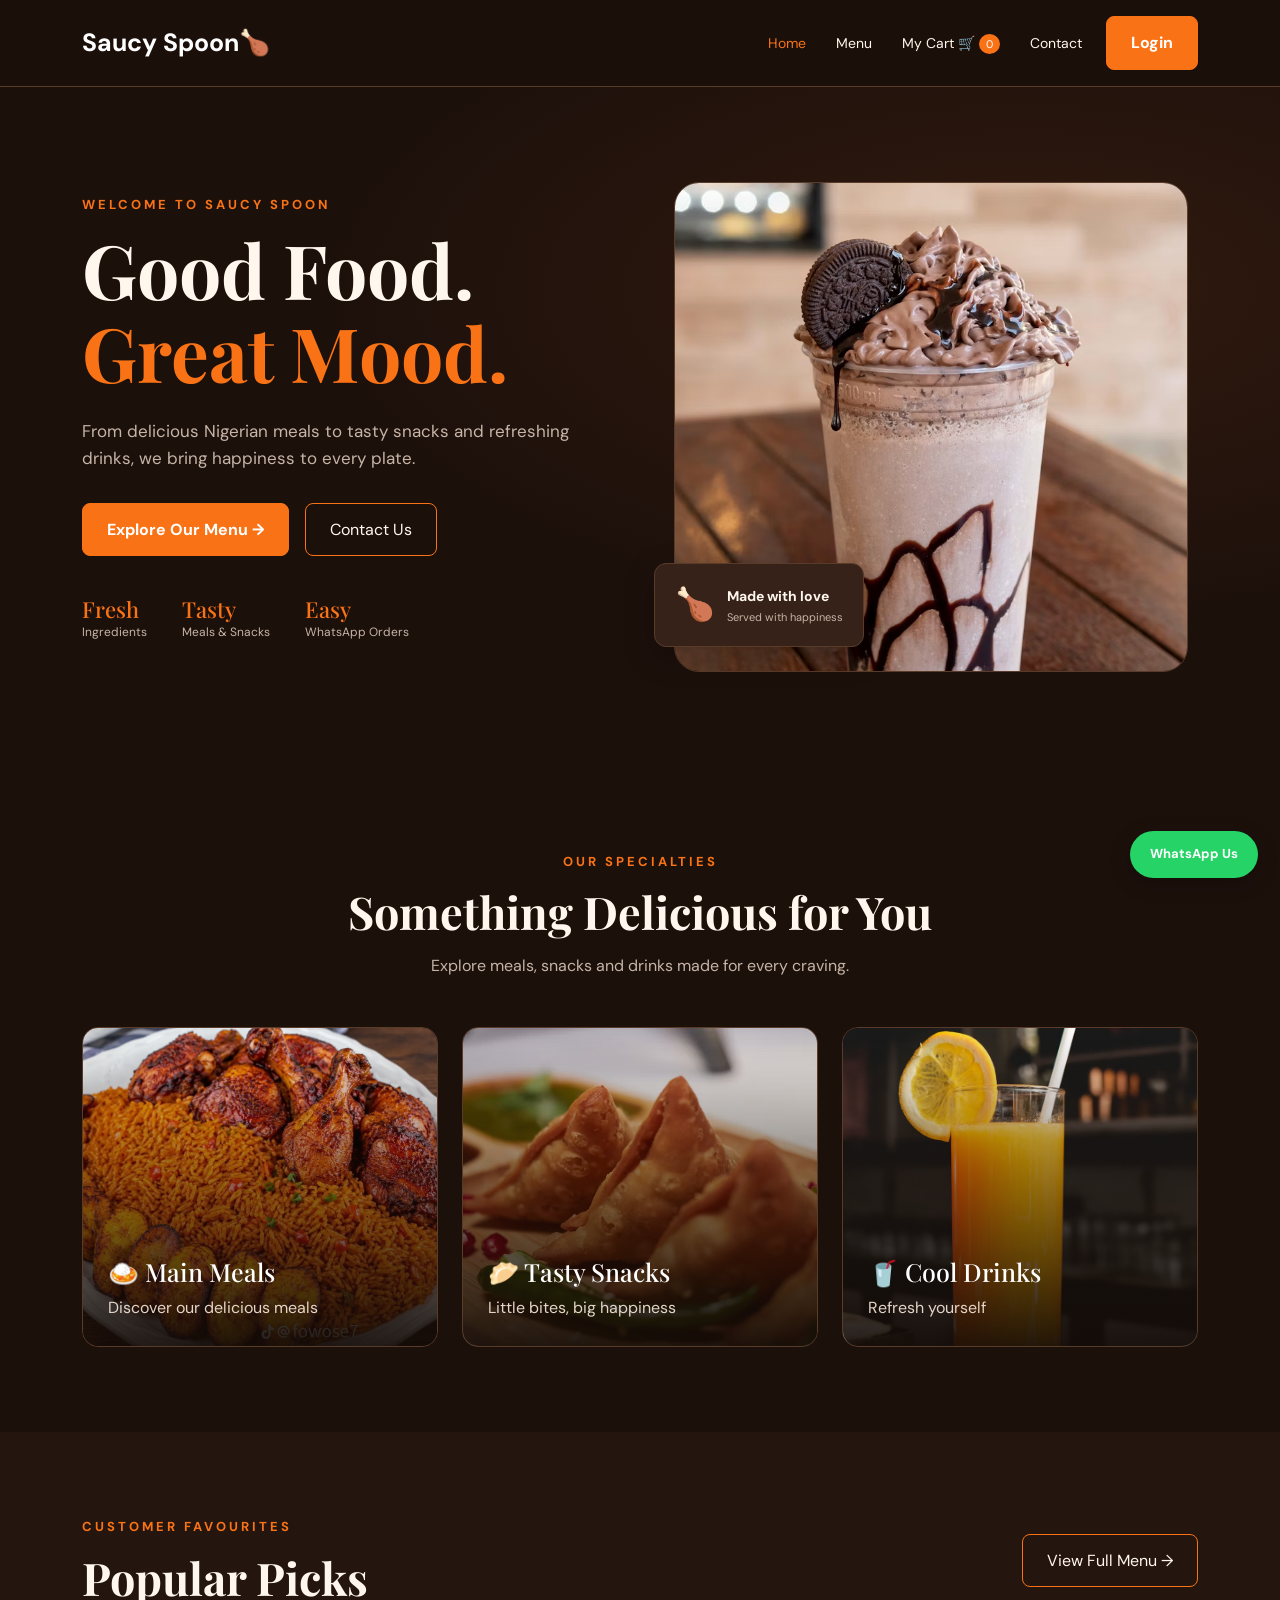
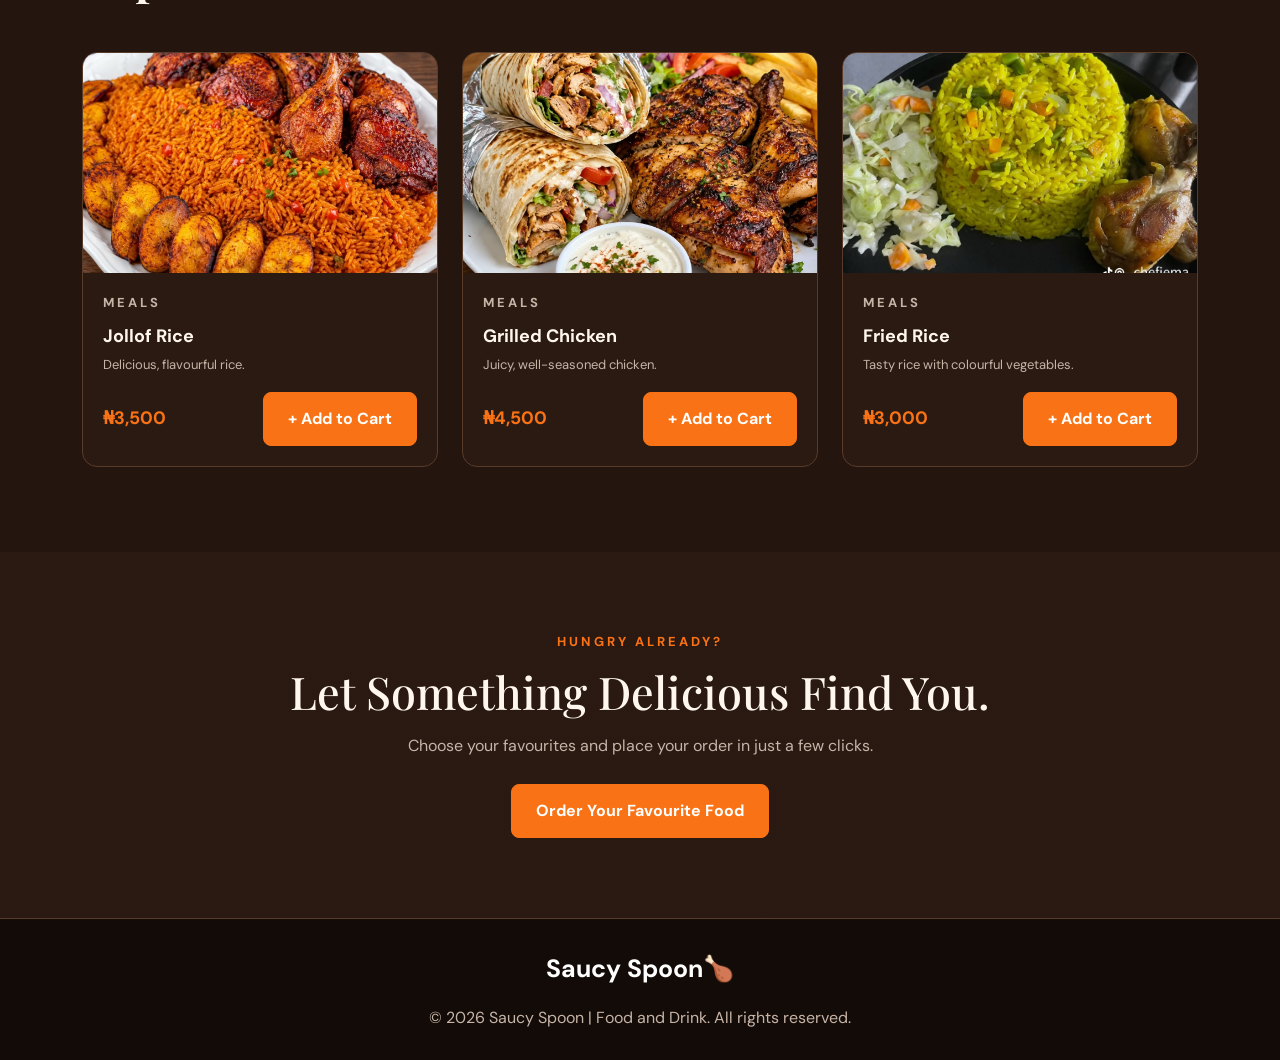
<file: index.html>
<!DOCTYPE html>
<html lang="en">
<head>
    <meta charset="UTF-8">
    <meta name="viewport" content="width=device-width, initial-scale=1.0">

    <title>Saucy Spoon | Food and Drink</title>

    <link href="https://cdn.jsdelivr.net/npm/bootstrap@5.3.3/dist/css/bootstrap.min.css" rel="stylesheet">

    <link rel="stylesheet" href="style.css">
    <link rel="stylesheet" href="home.css">
</head>

<body>

    <nav class="navbar navbar-expand-lg site-navbar">
        <div class="container">

            <a class="navbar-brand brand" href="index.html">
                Saucy Spoon<span>🍗</span>
            </a>

            <button class="navbar-toggler bg-light" type="button"
                data-bs-toggle="collapse" data-bs-target="#mainNav">
                <span class="navbar-toggler-icon"></span>
            </button>

            <div class="collapse navbar-collapse" id="mainNav">

                <div class="navbar-nav ms-auto align-items-lg-center">
                    <a class="nav-link active" href="index.html">Home</a>
                    <a class="nav-link" href="menu.html">Menu</a>

                    <a class="nav-link" href="cart.html">
                        My Cart 🛒
                        <span id="cartCount" class="cart-badge">0</span>
                    </a>

                    <a class="nav-link" href="contact.html">Contact</a>

                    <a href="login.html" class="juwie-btn ms-lg-3">
                        Login
                    </a>
                </div>

            </div>
        </div>
    </nav>


    <section class="home-hero">
        <div class="container">

            <div class="row align-items-center g-5">

                <div class="col-lg-6 hero-text">

                    <p class="section-label">WELCOME TO SAUCY SPOON</p>

                    <h1>
                        Good Food.<br>
                        <span>Great Mood.</span>
                    </h1>

                    <p class="hero-description">
                        From delicious Nigerian meals to tasty snacks
                        and refreshing drinks, we bring happiness to
                        every plate.
                    </p>

                    <div class="d-flex flex-wrap gap-3">
                        <a href="menu.html" class="juwie-btn">
                            Explore Our Menu →
                        </a>

                        <a href="contact.html" class="outline-btn">
                            Contact Us
                        </a>
                    </div>

                    <div class="hero-stats">
                        <div>
                            <h3>Fresh</h3>
                            <p>Ingredients</p>
                        </div>

                        <div>
                            <h3>Tasty</h3>
                            <p>Meals & Snacks</p>
                        </div>

                        <div>
                            <h3>Easy</h3>
                            <p>WhatsApp Orders</p>
                        </div>
                    </div>

                </div>

                <div class="col-lg-6">
                    <div class="hero-image-wrapper">

                        <img
                            src="images/milkshake.avif"
                            alt="Fresh and delicious food"
                            class="home-hero-image"
                        >

                        <div class="floating-card">
                            <span>🍗</span>
                            <div>
                                <strong>Made with love</strong>
                                <p>Served with happiness</p>
                            </div>
                        </div>

                    </div>
                </div>

            </div>

        </div>
    </section>


    <section class="section-padding">
        <div class="container">

            <div class="text-center mb-5">
                <p class="section-label">OUR SPECIALTIES</p>
                <h2 class="section-title">Something Delicious for You</h2>
                <p class="section-description">
                    Explore meals, snacks and drinks made for every craving.
                </p>
            </div>

            <div class="row g-4">

                <div class="col-md-4">
                    <a href="menu.html#meals" class="category-card">
                        <img
                            src="images/jeloff.jpeg"
                            alt="Rice meal"
                        >
                        <div class="category-overlay">
                            <h3>🍛 Main Meals</h3>
                            <p>Discover our delicious meals</p>
                        </div>
                    </a>
                </div>

                <div class="col-md-4">
                    <a href="menu.html#snacks" class="category-card">
                        <img
                            src="images/samosa.avif"
                            alt="Tasty snacks"
                        >
                        <div class="category-overlay">
                            <h3>🥟 Tasty Snacks</h3>
                            <p>Little bites, big happiness</p>
                        </div>
                    </a>
                </div>

                <div class="col-md-4">
                    <a href="menu.html#drinks" class="category-card">
                        <img
                            src="images/juice.avif"
                            alt="Refreshing drink"
                        >
                        <div class="category-overlay">
                            <h3>🥤 Cool Drinks</h3>
                            <p>Refresh yourself</p>
                        </div>
                    </a>
                </div>

            </div>

        </div>
    </section>


    <section class="section-padding featured-section">
        <div class="container">

            <div class="d-flex justify-content-between align-items-center flex-wrap gap-3 mb-5">
                <div>
                    <p class="section-label">CUSTOMER FAVOURITES</p>
                    <h2 class="section-title mb-0">Popular Picks</h2>
                </div>

                <a href="menu.html" class="outline-btn">View Full Menu →</a>
            </div>

            <div class="row g-4" id="featuredFoods"></div>

        </div>
    </section>


    <section class="cta-section">
        <div class="container text-center">
            <p class="section-label">HUNGRY ALREADY?</p>

            <h2>Let Something Delicious Find You.</h2>

            <p>
                Choose your favourites and place your order in just a few clicks.
            </p>

            <a href="menu.html" class="juwie-btn">
                Order Your Favourite Food
            </a>
        </div>
    </section>


    <footer class="site-footer">
        <div class="container">
            <a class="brand" href="index.html">
                Saucy Spoon<span>🍗</span>
            </a>

            <p class="mt-3 mb-0">
                © 2026 Saucy Spoon | Food and Drink. All rights reserved.
            </p>
        </div>
    </footer>


    <a href="#" class="whatsapp-float" id="whatsappLink">
        WhatsApp Us
    </a>


    <script src="https://cdn.jsdelivr.net/npm/bootstrap@5.3.3/dist/js/bootstrap.bundle.min.js"></script>
    <script src="script.js"></script>

</body>
</html>
</file>
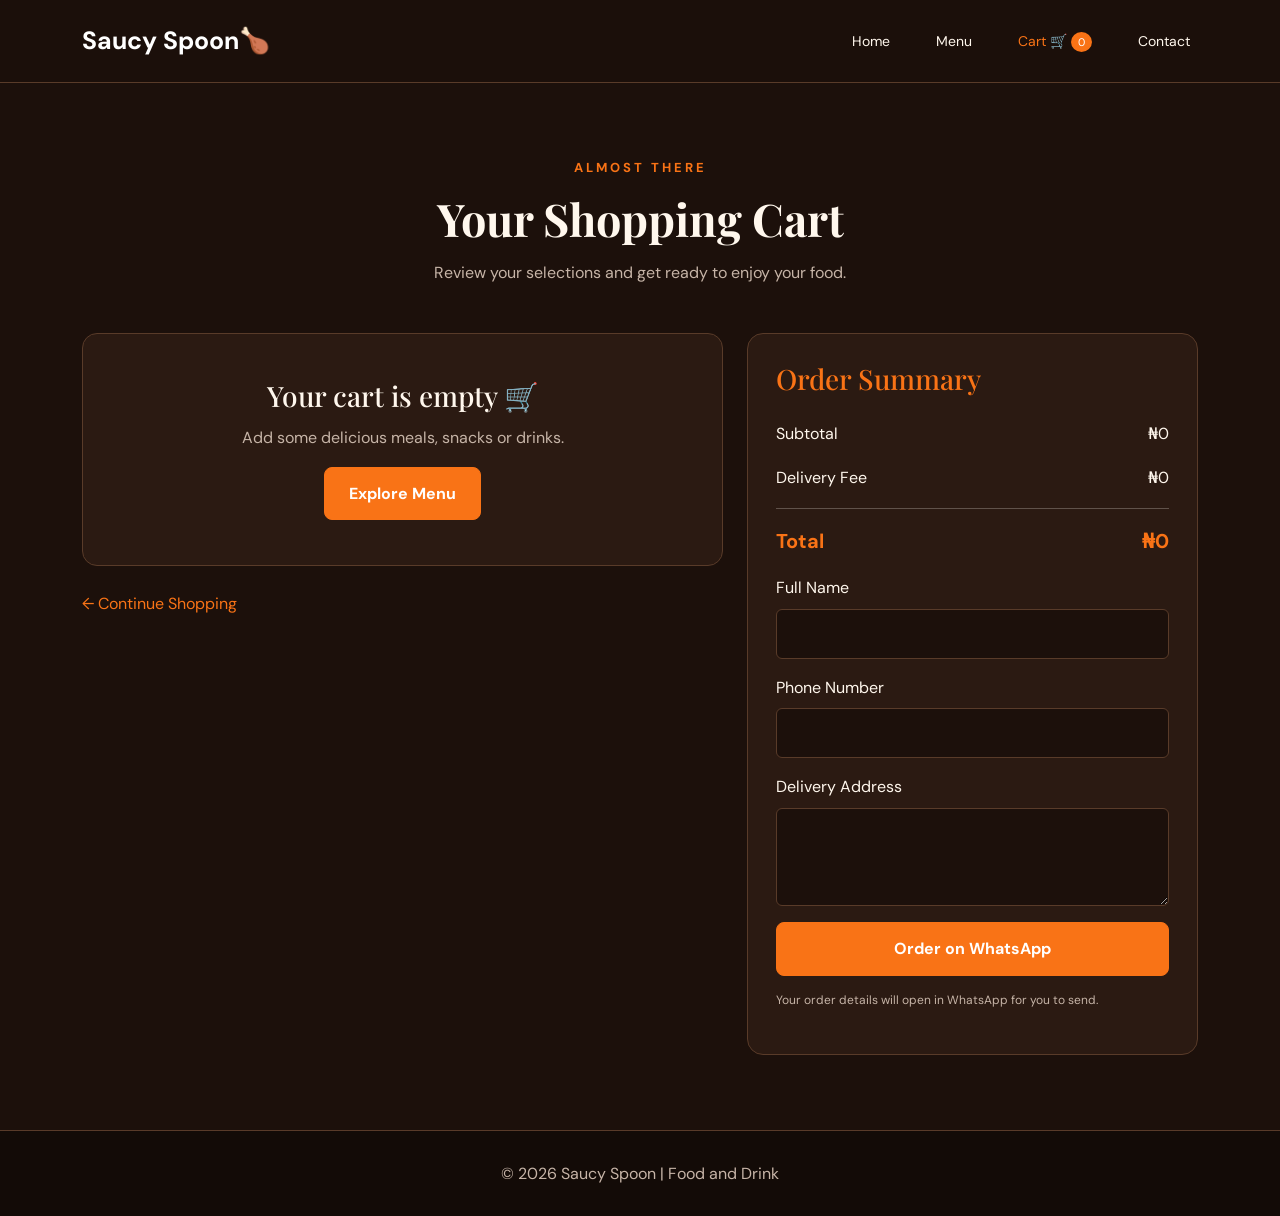
<file: cart.html>
<!DOCTYPE html>
<html lang="en">

<head>
    <meta charset="UTF-8">
    <meta name="viewport" content="width=device-width, initial-scale=1.0">

    <title>My Cart | Saucy Spoon</title>

    <link href="https://cdn.jsdelivr.net/npm/bootstrap@5.3.3/dist/css/bootstrap.min.css" rel="stylesheet">

    <link rel="stylesheet" href="style.css">
    <link rel="stylesheet" href="cart.css">
</head>

<body>

    <nav class="navbar navbar-expand-lg site-navbar">
        <div class="container">

            <a class="navbar-brand brand" href="index.html">
                Saucy Spoon<span>🍗</span>
            </a>

            <div class="navbar-nav flex-row gap-3">
                <a class="nav-link" href="index.html">Home</a>
                <a class="nav-link" href="menu.html">Menu</a>
                <a class="nav-link active" href="cart.html">
                    Cart 🛒 <span id="cartCount" class="cart-badge">0</span>
                </a>
                <a class="nav-link" href="contact.html">Contact</a>
            </div>

        </div>
    </nav>


    <section class="cart-section">
        <div class="container">

            <div class="text-center mb-5">
                <p class="section-label">ALMOST THERE</p>
                <h1 class="section-title">Your Shopping Cart</h1>
                <p class="section-description">
                    Review your selections and get ready to enjoy your food.
                </p>
            </div>

            <div class="row g-4">

                <div class="col-lg-7">
                    <div id="cartItems" class="cart-items-container"></div>

                    <a href="menu.html" class="continue-shopping">
                        ← Continue Shopping
                    </a>
                </div>

                <div class="col-lg-5">
                    <div class="cart-summary">

                        <h3>Order Summary</h3>

                        <div class="summary-row">
                            <span>Subtotal</span>
                            <span id="cartSubtotal">₦0</span>
                        </div>

                        <div class="summary-row">
                            <span>Delivery Fee</span>
                            <span id="deliveryFee">₦0</span>
                        </div>

                        <hr>

                        <div class="summary-row total-row">
                            <span>Total</span>
                            <span id="cartTotal">₦0</span>
                        </div>

                        <form id="checkoutForm">

                            <div class="mb-3">
                                <label for="customerName" class="form-label">Full Name</label>
                                <input type="text" id="customerName" class="form-control" required>
                            </div>

                            <div class="mb-3">
                                <label for="customerPhone" class="form-label">Phone Number</label>
                                <input type="tel" id="customerPhone" class="form-control" required>
                            </div>

                            <div class="mb-3">
                                <label for="customerAddress" class="form-label">Delivery Address</label>
                                <textarea id="customerAddress" class="form-control" rows="3" required></textarea>
                            </div>

                            <button type="submit" class="juwie-btn w-100">
                                Order on WhatsApp
                            </button>

                        </form>

                        <p class="cart-note">
                            Your order details will open in WhatsApp for you to send.
                        </p>

                    </div>
                </div>

            </div>

        </div>
    </section>


    <footer class="site-footer">
        <div class="container">
            <p class="mb-0">© 2026 Saucy Spoon | Food and Drink</p>
        </div>
    </footer>


    <script src="script.js"></script>

</body>

</html>
</file>
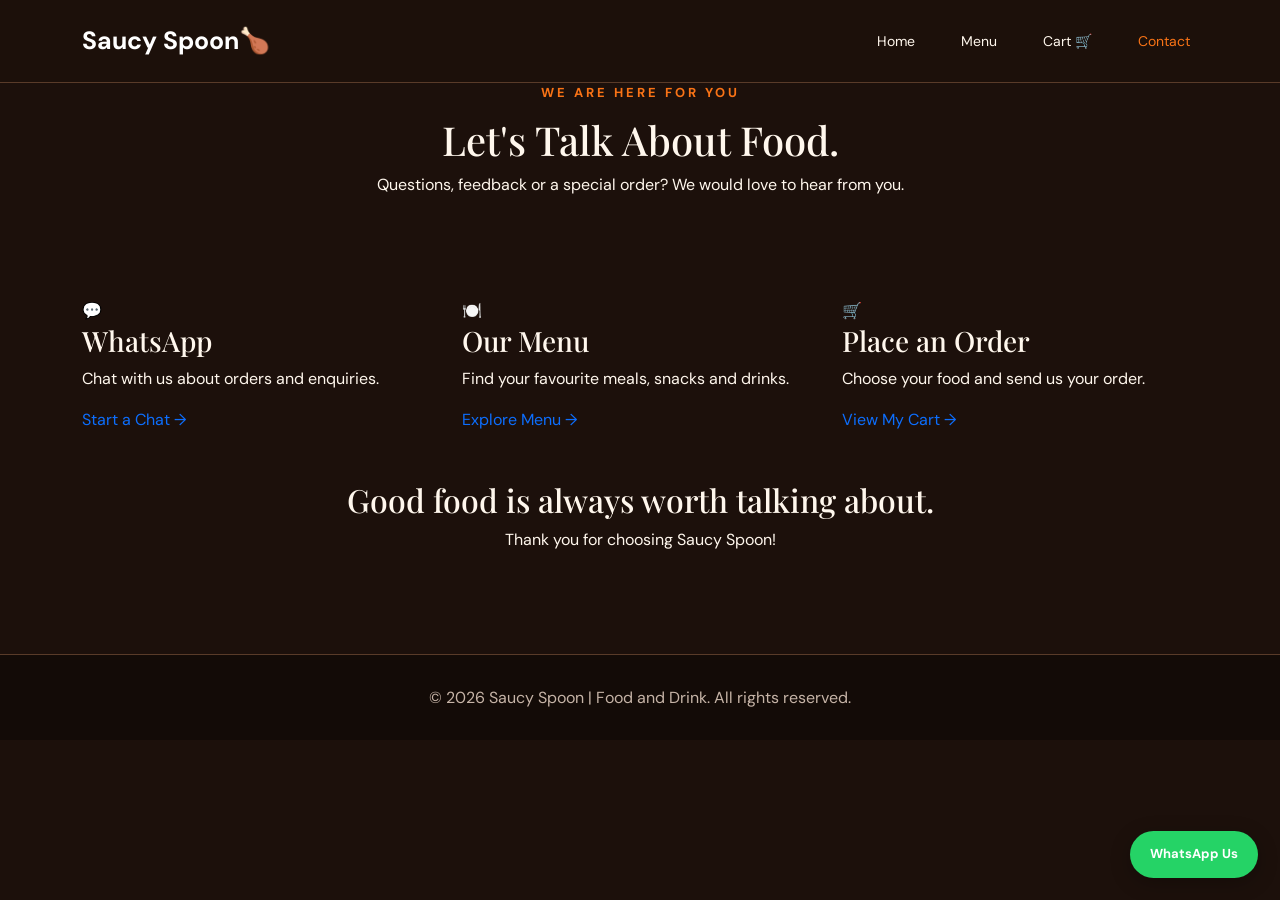
<file: contact.html>
<!DOCTYPE html>
<html lang="en">
<head>
    <meta charset="UTF-8">
    <meta name="viewport" content="width=device-width, initial-scale=1.0">

    <title>Contact Us | Saucy Spoon</title>

    <link href="https://cdn.jsdelivr.net/npm/bootstrap@5.3.3/dist/css/bootstrap.min.css" rel="stylesheet">

    <link rel="stylesheet" href="style.css">
    <link rel="stylesheet" href="contact.css">
</head>

<body>

    <nav class="navbar navbar-expand-lg site-navbar">
        <div class="container">

            <a class="navbar-brand brand" href="index.html">
                Saucy Spoon<span>🍗</span>
            </a>

            <div class="navbar-nav flex-row gap-3">
                <a class="nav-link" href="index.html">Home</a>
                <a class="nav-link" href="menu.html">Menu</a>
                <a class="nav-link" href="cart.html">Cart 🛒</a>
                <a class="nav-link active" href="contact.html">Contact</a>
            </div>

        </div>
    </nav>


    <section class="contact-hero">
        <div class="container text-center">
            <p class="section-label">WE ARE HERE FOR YOU</p>
            <h1>Let's Talk About Food.</h1>
            <p>Questions, feedback or a special order? We would love to hear from you.</p>
        </div>
    </section>


    <section class="section-padding">
        <div class="container">

            <div class="row g-4">

                <div class="col-md-4">
                    <div class="contact-card">
                        <div class="contact-icon">💬</div>
                        <h3>WhatsApp</h3>
                        <p>Chat with us about orders and enquiries.</p>
                        <a href="#" id="contactWhatsapp" class="contact-link">
                            Start a Chat →
                        </a>
                    </div>
                </div>

                <div class="col-md-4">
                    <div class="contact-card">
                        <div class="contact-icon">🍽️</div>
                        <h3>Our Menu</h3>
                        <p>Find your favourite meals, snacks and drinks.</p>
                        <a href="menu.html" class="contact-link">
                            Explore Menu →
                        </a>
                    </div>
                </div>

                <div class="col-md-4">
                    <div class="contact-card">
                        <div class="contact-icon">🛒</div>
                        <h3>Place an Order</h3>
                        <p>Choose your food and send us your order.</p>
                        <a href="cart.html" class="contact-link">
                            View My Cart →
                        </a>
                    </div>
                </div>

            </div>

            <div class="contact-message text-center mt-5">
                <h2>Good food is always worth talking about.</h2>
                <p>Thank you for choosing Saucy Spoon!</p>
            </div>

        </div>
    </section>


    <footer class="site-footer">
        <div class="container">
            <p class="mb-0">© 2026 Saucy Spoon | Food and Drink. All rights reserved.</p>
        </div>
    </footer>


    <a href="#" class="whatsapp-float" id="whatsappLink">WhatsApp Us</a>


    <script src="script.js"></script>

</body>
</html>
</file>
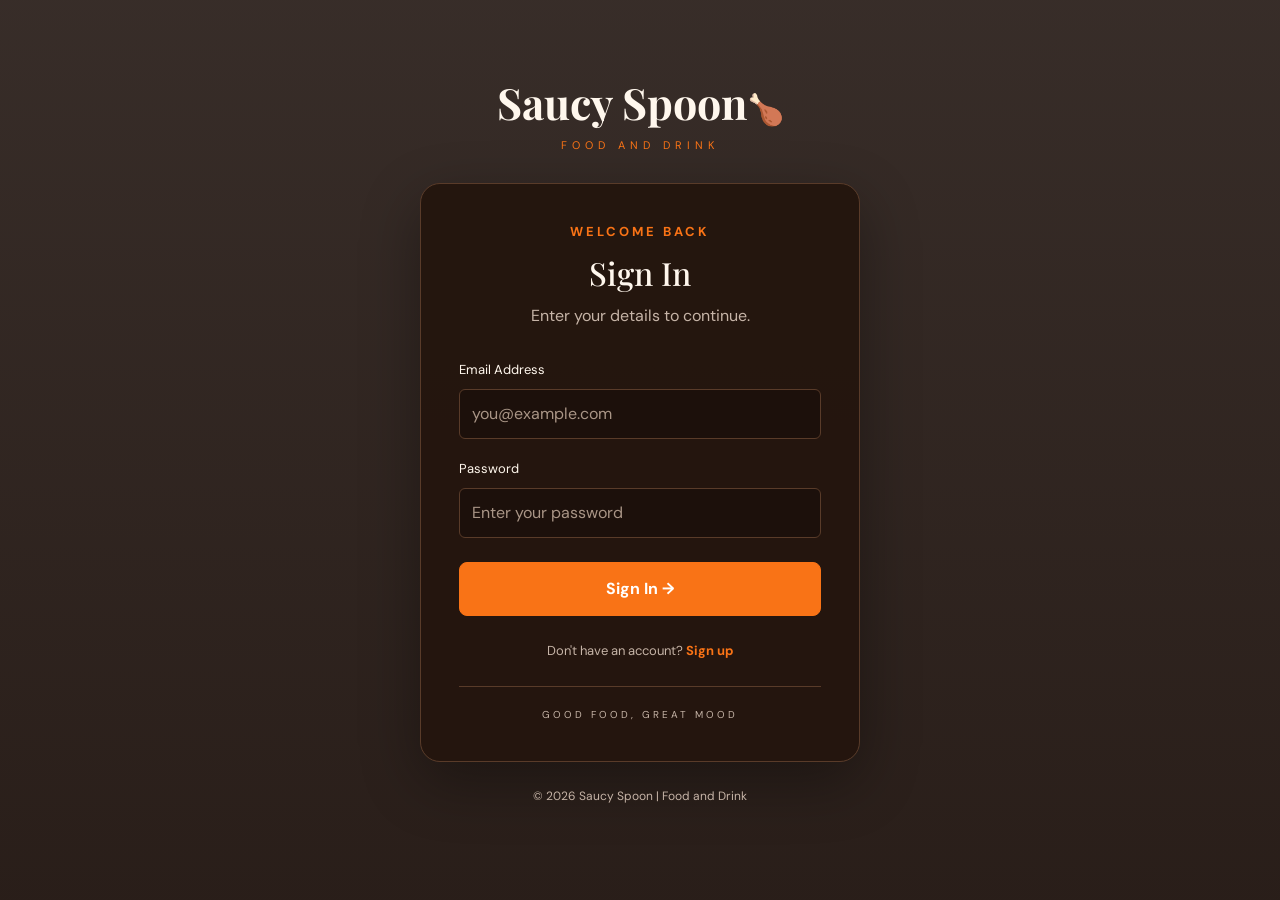
<file: login.html>
<!DOCTYPE html>
<html lang="en">
<head>
    <meta charset="UTF-8">
    <meta name="viewport" content="width=device-width, initial-scale=1.0">

    <title>Login | Saucy Spoon</title>

    <link href="https://cdn.jsdelivr.net/npm/bootstrap@5.3.3/dist/css/bootstrap.min.css" rel="stylesheet">

    <link rel="stylesheet" href="style.css">
    <link rel="stylesheet" href="login.css">
</head>

<body class="login-page">

    <div class="login-wrapper">

        <div class="login-brand">
            <h1>Saucy Spoon<span>🍗</span></h1>
            <p>FOOD AND DRINK</p>
        </div>

        <div class="login-card">

            <p class="section-label text-center">WELCOME BACK</p>

            <h2 class="text-center">Sign In</h2>

            <p class="login-subtitle text-center">
                Enter your details to continue.
            </p>

            <form id="loginForm">

                <div class="mb-3">
                    <label for="email" class="form-label">
                        Email Address
                    </label>

                    <input
                        type="email"
                        id="email"
                        class="form-control"
                        placeholder="you@example.com"
                        required
                    >
                </div>

                <div class="mb-4">
                    <label for="password" class="form-label">
                        Password
                    </label>

                    <input
                        type="password"
                        id="password"
                        class="form-control"
                        placeholder="Enter your password"
                        required
                    >
                </div>

                <button type="submit" class="juwie-btn w-100">
                    Sign In →
                </button>

                <p id="loginMessage" class="text-center mt-3"></p>

            </form>

            <p class="signup-text text-center">
                Don't have an account?
                <a href="#" id="signupLink">Sign up</a>
            </p>

            <div class="login-divider">
                <span>GOOD FOOD, GREAT MOOD</span>
            </div>

        </div>

        <p class="login-copyright">
            © 2026 Saucy Spoon | Food and Drink
        </p>

    </div>

    <script src="script.js"></script>

</body>
</html>
</file>
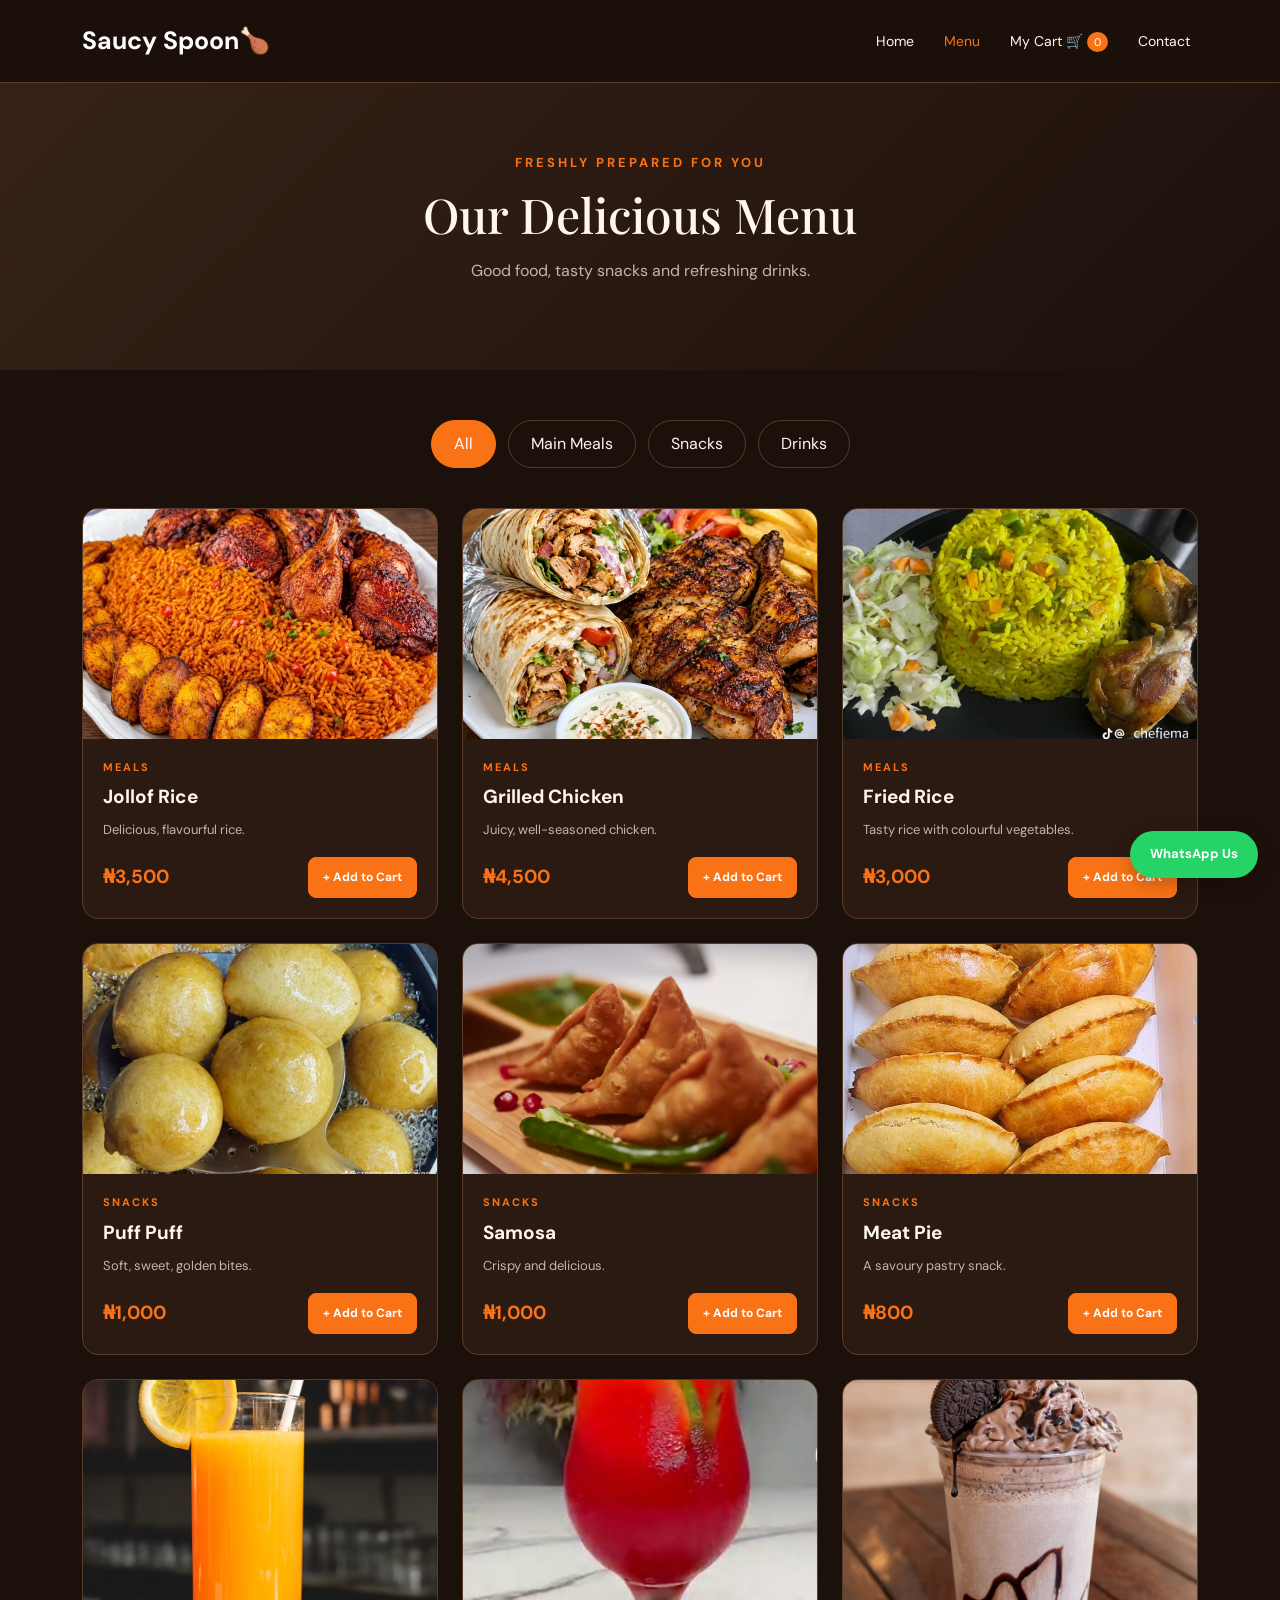
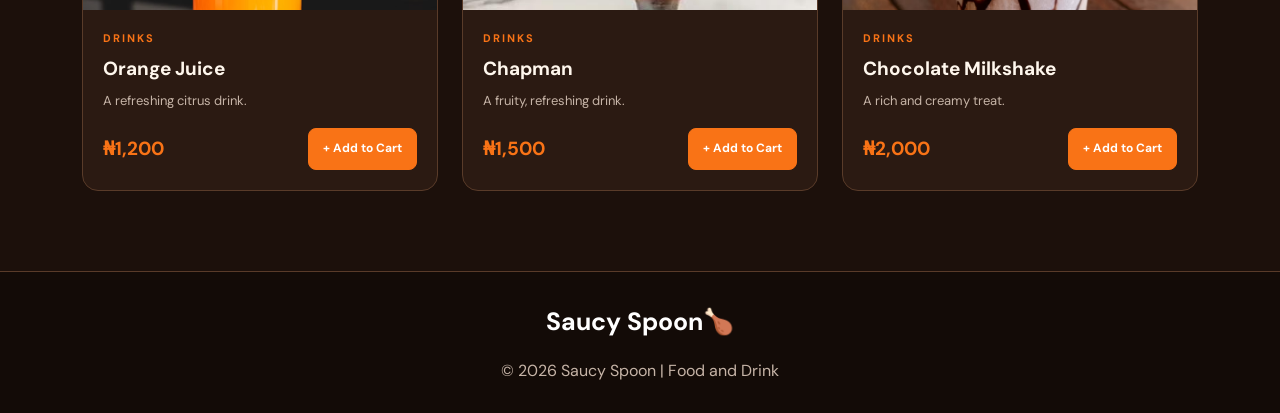
<file: menu.html>
<!DOCTYPE html>
<html lang="en">
<head>
    <meta charset="UTF-8">
    <meta name="viewport" content="width=device-width, initial-scale=1.0">

    <title>Our Menu | Sauce Spoon</title>

    <link href="https://cdn.jsdelivr.net/npm/bootstrap@5.3.3/dist/css/bootstrap.min.css" rel="stylesheet">

    <link rel="stylesheet" href="style.css">
    <link rel="stylesheet" href="menu.css">
</head>

<body>

    <nav class="navbar navbar-expand-lg site-navbar">
        <div class="container">

            <a class="navbar-brand brand" href="index.html">
                Saucy Spoon<span>🍗</span>
            </a>

            <button class="navbar-toggler bg-light" type="button"
                data-bs-toggle="collapse" data-bs-target="#mainNav">
                <span class="navbar-toggler-icon"></span>
            </button>

            <div class="collapse navbar-collapse" id="mainNav">
                <div class="navbar-nav ms-auto align-items-lg-center">
                    <a class="nav-link" href="index.html">Home</a>
                    <a class="nav-link active" href="menu.html">Menu</a>
                    <a class="nav-link" href="cart.html">
                        My Cart 🛒 <span id="cartCount" class="cart-badge">0</span>
                    </a>
                    <a class="nav-link" href="contact.html">Contact</a>
                </div>
            </div>

        </div>
    </nav>


    <section class="menu-hero">
        <div class="container text-center">
            <p class="section-label">FRESHLY PREPARED FOR YOU</p>
            <h1>Our Delicious Menu</h1>
            <p>Good food, tasty snacks and refreshing drinks.</p>
        </div>
    </section>


    <section class="menu-content">
        <div class="container">

            <div class="menu-filter">
                <button class="filter-btn active" data-category="All">All</button>
                <button class="filter-btn" data-category="Meals">Main Meals</button>
                <button class="filter-btn" data-category="Snacks">Snacks</button>
                <button class="filter-btn" data-category="Drinks">Drinks</button>
            </div>

            <div class="row g-4" id="foodMenu"></div>

        </div>
    </section>


    <footer class="site-footer">
        <div class="container">
            <a class="brand" href="index.html">Saucy Spoon<span>🍗</span></a>
            <p class="mt-3 mb-0">© 2026 Saucy Spoon | Food and Drink</p>
        </div>
    </footer>


    <a href="#" class="whatsapp-float" id="whatsappLink">WhatsApp Us</a>


    <script src="https://cdn.jsdelivr.net/npm/bootstrap@5.3.3/dist/js/bootstrap.bundle.min.js"></script>
    <script src="script.js"></script>

</body>
</html>
</file>
<file: style.css>
@import url('https://fonts.googleapis.com/css2?family=DM+Sans:wght@400;500;600;700&family=Playfair+Display:wght@500;600;700&display=swap');

:root {
    --orange: #f97316;
    --orange-dark: #ea580c;
    --brown: #1c100b;
    --brown-light: #2b1a12;
    --brown-card: #362218;
    --cream: #fff7ed;
    --muted: #c6b4a7;
    --white: #ffffff;
    --border: #593b29;
    --green: #25d366;
}

* {
    margin: 0;
    padding: 0;
    box-sizing: border-box;
}

html {
    scroll-behavior: smooth;
}

body {
    font-family: 'DM Sans', sans-serif;
    background: var(--brown);
    color: var(--cream);
    line-height: 1.6;
}

a {
    text-decoration: none;
}

img {
    max-width: 100%;
    display: block;
}

h1,
h2,
h3 {
    font-family: 'Playfair Display', serif;
}

.section-padding {
    padding: 85px 0;
}

.section-label {
    color: var(--orange);
    font-size: 13px;
    font-weight: 700;
    letter-spacing: 3px;
    text-transform: uppercase;
    margin-bottom: 12px;
}

.section-title {
    font-size: clamp(30px, 4vw, 45px);
    font-weight: 700;
    margin-bottom: 15px;
}

.section-description {
    color: var(--muted);
    max-width: 600px;
    margin: 0 auto;
}

.juwie-btn {
    display: inline-block;
    background: var(--orange);
    color: var(--white);
    border: 1px solid var(--orange);
    border-radius: 8px;
    padding: 13px 24px;
    font-weight: 700;
    transition: 0.3s ease;
}

.juwie-btn:hover {
    background: var(--orange-dark);
    color: var(--white);
    transform: translateY(-3px);
}

.outline-btn {
    display: inline-block;
    background: transparent;
    color: var(--cream);
    border: 1px solid var(--orange);
    border-radius: 8px;
    padding: 13px 24px;
    transition: 0.3s ease;
}

.outline-btn:hover {
    background: var(--orange);
    color: white;
}

.site-navbar {
    background: rgba(28, 16, 11, 0.97);
    border-bottom: 1px solid var(--border);
    padding: 16px 0;
    position: sticky;
    top: 0;
    z-index: 1000;
}

.brand {
    color: var(--white);
    font-size: 25px;
    font-weight: 700;
}

.brand span {
    color: var(--orange);
}

.site-navbar .nav-link {
    color: var(--cream);
    font-size: 14px;
    margin-left: 14px;
    transition: 0.3s;
}

.site-navbar .nav-link:hover,
.site-navbar .nav-link.active {
    color: var(--orange);
}

.cart-badge {
    background: var(--orange);
    color: white;
    padding: 3px 7px;
    border-radius: 50%;
    font-size: 11px;
}

.food-card {
    background: var(--brown-light);
    border: 1px solid var(--border);
    border-radius: 15px;
    overflow: hidden;
    height: 100%;
    transition: transform 0.3s, border-color 0.3s;
}

.food-card:hover {
    transform: translateY(-7px);
    border-color: var(--orange);
}

.food-card img {
    width: 100%;
    height: 220px;
    object-fit: cover;
}

.food-card-body {
    padding: 20px;
}

.food-card h3 {
    font-family: 'DM Sans', sans-serif;
    font-size: 18px;
    font-weight: 700;
}

.food-card p {
    color: var(--muted);
    font-size: 13px;
}

.food-price {
    color: var(--orange);
    font-weight: 700;
    font-size: 18px;
}

.site-footer {
    background: #130b07;
    border-top: 1px solid var(--border);
    padding: 30px 0;
    text-align: center;
    color: var(--muted);
}

.whatsapp-float {
    position: fixed;
    right: 22px;
    bottom: 22px;
    z-index: 999;
    background: var(--green);
    color: white;
    padding: 13px 20px;
    border-radius: 50px;
    font-size: 13px;
    font-weight: 700;
    box-shadow: 0 5px 20px #00000040;
}

.whatsapp-float:hover {
    color: white;
    background: #1eaf55;
}

.form-control,
.form-select {
    background: #1c100b;
    border: 1px solid var(--border);
    color: var(--cream);
    padding: 12px;
}

.form-control:focus,
.form-select:focus {
    background: #1c100b;
    color: white;
    border-color: var(--orange);
    box-shadow: 0 0 0 3px #f9731625;
}

.form-control::placeholder {
    color: #a99586;
}

@media (max-width: 768px) {
    .section-padding {
        padding: 55px 0;
    }

    .site-navbar .nav-link {
        margin-left: 0;
        padding: 10px;
    }

    .food-card img {
        height: 190px;
    }

    .whatsapp-float {
        right: 12px;
        bottom: 12px;
        padding: 11px 15px;
    }
}
</file>
<file: home.css>
.home-hero {
    padding: 85px 0;
    background:
        radial-gradient(ellipse at 80% 30%, #71371940, transparent 50%),
        var(--brown);
    overflow: hidden;
}

.hero-text h1 {
    font-size: clamp(45px, 6vw, 75px);
    font-weight: 700;
    line-height: 1.1;
    margin-bottom: 25px;
}

.hero-text h1 span {
    color: var(--orange);
}

.hero-description {
    max-width: 500px;
    color: var(--muted);
    font-size: 17px;
    margin-bottom: 30px;
}

.hero-stats {
    display: flex;
    flex-wrap: wrap;
    gap: 35px;
    margin-top: 40px;
}

.hero-stats h3 {
    color: var(--orange);
    font-size: 22px;
    margin-bottom: 0;
}

.hero-stats p {
    color: var(--muted);
    font-size: 12px;
}

.hero-image-wrapper {
    position: relative;
    padding: 10px;
}

.home-hero-image {
    width: 100%;
    height: 490px;
    object-fit: cover;
    border-radius: 25px;
    border: 1px solid var(--border);
}

.floating-card {
    display: flex;
    align-items: center;
    gap: 12px;
    position: absolute;
    left: -10px;
    bottom: 35px;
    background: var(--brown-card);
    border: 1px solid var(--border);
    padding: 15px 20px;
    border-radius: 12px;
    box-shadow: 0 10px 30px #00000040;
}

.floating-card span {
    font-size: 32px;
}

.floating-card strong {
    font-size: 14px;
}

.floating-card p {
    color: var(--muted);
    font-size: 11px;
    margin: 0;
}

.category-card {
    position: relative;
    display: block;
    height: 320px;
    border-radius: 16px;
    overflow: hidden;
    border: 1px solid var(--border);
}

.category-card img {
    width: 100%;
    height: 100%;
    object-fit: cover;
    transition: transform 0.5s;
}

.category-card:hover img {
    transform: scale(1.08);
}

.category-overlay {
    position: absolute;
    inset: 0;
    display: flex;
    flex-direction: column;
    justify-content: end;
    padding: 25px;
    background: linear-gradient(transparent, #130b07ed);
}

.category-overlay h3 {
    color: white;
    font-size: 25px;
}

.category-overlay p {
    color: #e5d5c8;
    margin-bottom: 0;
}

.featured-section {
    background: #24150e;
}

.cta-section {
    padding: 80px 15px;
    background:
        linear-gradient(#2b1a12ee, #2b1a12ee),
        url('https://images.unsplash.com/photo-1414235077428-338989a2e8c0?auto=format&fit=crop&w=1400&q=80') center/cover;
}

.cta-section h2 {
    font-size: clamp(30px, 5vw, 45px);
    margin-bottom: 15px;
}

.cta-section p:not(.section-label) {
    color: var(--muted);
    margin-bottom: 25px;
}

@media (max-width: 991px) {
    .home-hero {
        padding: 55px 0;
    }

    .home-hero-image {
        height: 380px;
    }

    .floating-card {
        left: 20px;
    }
}

@media (max-width: 576px) {
    .home-hero-image {
        height: 300px;
    }

    .hero-stats {
        gap: 20px;
    }

    .category-card {
        height: 260px;
    }
}
</file>
<file: cart.css>
.cart-section {
    padding: 75px 0;
    min-height: 80vh;
}

.cart-items-container {
    display: flex;
    flex-direction: column;
    gap: 18px;
}

.cart-item {
    display: flex;
    align-items: center;
    gap: 18px;
    background: var(--brown-light);
    border: 1px solid var(--border);
    padding: 18px;
    border-radius: 14px;
}

.cart-item img {
    width: 105px;
    height: 105px;
    border-radius: 10px;
    object-fit: cover;
}

.cart-item-info {
    flex: 1;
}

.cart-item-info h3 {
    font-family: 'DM Sans', sans-serif;
    font-size: 17px;
}

.cart-item-price {
    color: var(--orange);
    font-weight: 700;
}

.quantity-controls {
    display: flex;
    align-items: center;
    gap: 10px;
    margin-top: 10px;
}

.quantity-controls button {
    width: 30px;
    height: 30px;
    border: none;
    background: var(--orange);
    color: white;
    border-radius: 6px;
}

.remove-item {
    background: none;
    border: none;
    color: #ff8a80;
    font-size: 12px;
    margin-top: 8px;
}

.cart-summary {
    background: var(--brown-light);
    border: 1px solid var(--border);
    border-radius: 16px;
    padding: 28px;
    position: sticky;
    top: 100px;
}

.cart-summary h3 {
    color: var(--orange);
    margin-bottom: 25px;
}

.summary-row {
    display: flex;
    justify-content: space-between;
    gap: 15px;
    margin-bottom: 18px;
}

.total-row {
    font-size: 20px;
    font-weight: 700;
    color: var(--orange);
}

.cart-note {
    color: var(--muted);
    font-size: 12px;
    margin-top: 15px;
}

.continue-shopping {
    display: inline-block;
    margin-top: 25px;
    color: var(--orange);
}

.empty-cart {
    text-align: center;
    background: var(--brown-light);
    border: 1px solid var(--border);
    border-radius: 15px;
    padding: 45px 20px;
}

.empty-cart h3 {
    margin-bottom: 12px;
}

.empty-cart p {
    color: var(--muted);
}

@media (max-width: 576px) {
    .cart-item {
        padding: 12px;
        gap: 12px;
    }

    .cart-item img {
        width: 80px;
        height: 80px;
    }

    .cart-summary {
        padding: 20px;
    }
}
</file>
<file: contact.css>
.cart-section {
    padding: 75px 0;
    min-height: 80vh;
}

.cart-items-container {
    display: flex;
    flex-direction: column;
    gap: 18px;
}

.cart-item {
    display: flex;
    align-items: center;
    gap: 18px;
    background: var(--brown-light);
    border: 1px solid var(--border);
    padding: 18px;
    border-radius: 14px;
}

.cart-item img {
    width: 105px;
    height: 105px;
    border-radius: 10px;
    object-fit: cover;
}

.cart-item-info {
    flex: 1;
}

.cart-item-info h3 {
    font-family: 'DM Sans', sans-serif;
    font-size: 17px;
}

.cart-item-price {
    color: var(--orange);
    font-weight: 700;
}

.quantity-controls {
    display: flex;
    align-items: center;
    gap: 10px;
    margin-top: 10px;
}

.quantity-controls button {
    width: 30px;
    height: 30px;
    border: none;
    background: var(--orange);
    color: white;
    border-radius: 6px;
}

.remove-item {
    background: none;
    border: none;
    color: #ff8a80;
    font-size: 12px;
    margin-top: 8px;
}

.cart-summary {
    background: var(--brown-light);
    border: 1px solid var(--border);
    border-radius: 16px;
    padding: 28px;
    position: sticky;
    top: 100px;
}

.cart-summary h3 {
    color: var(--orange);
    margin-bottom: 25px;
}

.summary-row {
    display: flex;
    justify-content: space-between;
    gap: 15px;
    margin-bottom: 18px;
}

.total-row {
    font-size: 20px;
    font-weight: 700;
    color: var(--orange);
}

.cart-note {
    color: var(--muted);
    font-size: 12px;
    margin-top: 15px;
}

.continue-shopping {
    display: inline-block;
    margin-top: 25px;
    color: var(--orange);
}

.empty-cart {
    text-align: center;
    background: var(--brown-light);
    border: 1px solid var(--border);
    border-radius: 15px;
    padding: 45px 20px;
}

.empty-cart h3 {
    margin-bottom: 12px;
}

.empty-cart p {
    color: var(--muted);
}

@media (max-width: 576px) {
    .cart-item {
        padding: 12px;
        gap: 12px;
    }

    .cart-item img {
        width: 80px;
        height: 80px;
    }

    .cart-summary {
        padding: 20px;
    }
}
</file>
<file: login.css>
.login-page {
    min-height: 100vh;
    display: flex;
    justify-content: center;
    align-items: center;
    padding: 30px 15px;
    background:
        linear-gradient(#1c100be0, #1c100bf0),
        url('https://images.unsplash.com/photo-1517248135467-4c7edcad34c4?auto=format&fit=crop&w=1600&q=85') center/cover;
}

.login-wrapper {
    width: 100%;
    max-width: 440px;
}

.login-brand {
    text-align: center;
    margin-bottom: 28px;
}

.login-brand h1 {
    font-size: 43px;
    font-weight: 700;
}

.login-brand h1 span {
    font-size: 30px;
}

.login-brand p {
    color: var(--orange);
    letter-spacing: 5px;
    font-size: 11px;
}

.login-card {
    background: #24150ef5;
    border: 1px solid var(--border);
    padding: 38px;
    border-radius: 20px;
    box-shadow: 0 20px 60px #00000055;
}

.login-card h2 {
    font-size: 32px;
    margin-bottom: 10px;
}

.login-subtitle {
    color: var(--muted);
    margin-bottom: 28px;
}

.login-card .form-label {
    color: var(--cream);
    font-size: 13px;
}

.signup-text {
    color: var(--muted);
    font-size: 13px;
    margin-top: 25px;
}

.signup-text a {
    color: var(--orange);
    font-weight: 700;
}

.login-divider {
    border-top: 1px solid var(--border);
    margin-top: 25px;
    padding-top: 20px;
    text-align: center;
    color: var(--muted);
    font-size: 10px;
    letter-spacing: 3px;
}

.login-copyright {
    text-align: center;
    color: var(--muted);
    font-size: 12px;
    margin-top: 25px;
}

#loginMessage {
    color: var(--orange);
    font-size: 13px;
}

@media (max-width: 480px) {
    .login-card {
        padding: 25px 20px;
    }

    .login-brand h1 {
        font-size: 35px;
    }
}
</file>
<file: menu.css>
/* MENU HEADER */

.menu-hero {
    padding: 70px 20px;
    background: linear-gradient(135deg, #362218, #1c100b);
    text-align: center;
}

.menu-hero h1 {
    font-size: 48px;
    color: #fff7ed;
    margin-bottom: 15px;
}

.menu-hero p:last-child {
    color: #c6b4a7;
}


/* MENU SECTION */

.menu-content {
    padding: 50px 0 80px;
}


/* CATEGORY FILTER BUTTONS */

.menu-filter {
    display: flex;
    flex-wrap: wrap;
    justify-content: center;
    gap: 12px;
    margin-bottom: 40px;
}

.filter-btn {
    background: transparent;
    color: #fff7ed;
    border: 1px solid #593b29;
    border-radius: 30px;
    padding: 10px 22px;
    cursor: pointer;
    transition: 0.3s;
}

.filter-btn:hover,
.filter-btn.active {
    background: #f97316;
    border-color: #f97316;
    color: white;
}


/* FOOD CARD */

.food-card {
    background: #2b1a12;
    border: 1px solid #593b29;
    border-radius: 16px;
    overflow: hidden;
    height: 100%;
    display: flex;
    flex-direction: column;
    transition: 0.3s ease;
}

.food-card:hover {
    transform: translateY(-6px);
    border-color: #f97316;
    box-shadow: 0 10px 25px #00000030;
}


/* FOOD IMAGE */

.food-card img {
    width: 100%;
    height: 230px;
    object-fit: cover;
    display: block;
}


/* FOOD DETAILS */

.food-card-body {
    padding: 20px;
    display: flex;
    flex-direction: column;
    flex-grow: 1;
}

.food-card-body .section-label {
    font-size: 11px;
    letter-spacing: 2px;
    margin-bottom: 10px;
    color: #f97316;
}

.food-card-body h3 {
    font-family: 'DM Sans', sans-serif;
    font-size: 19px;
    font-weight: 700;
    color: #fff7ed;
    margin-bottom: 10px;
}

.food-card-body p:not(.section-label) {
    font-size: 13px;
    color: #c6b4a7;
    line-height: 1.7;
}


/* PRICE */

.food-price {
    color: #f97316;
    font-size: 19px;
    font-weight: 700;
    white-space: nowrap;
}


/* ADD TO CART BUTTON */

.add-cart-btn {
    width: auto;
    padding: 10px 14px;
    font-size: 12px;
    white-space: nowrap;
}


/* RESPONSIVE DESIGN */

@media (max-width: 768px) {

    .menu-hero {
        padding: 50px 15px;
    }

    .menu-hero h1 {
        font-size: 35px;
    }

    .food-card img {
        height: 200px;
    }

    .food-card-body {
        padding: 15px;
    }

}

@media (max-width: 400px) {

    .food-card img {
        height: 180px;
    }

    .food-card-body h3 {
        font-size: 17px;
    }

    .add-cart-btn {
        padding: 9px 10px;
        font-size: 11px;
    }

}
</file>
